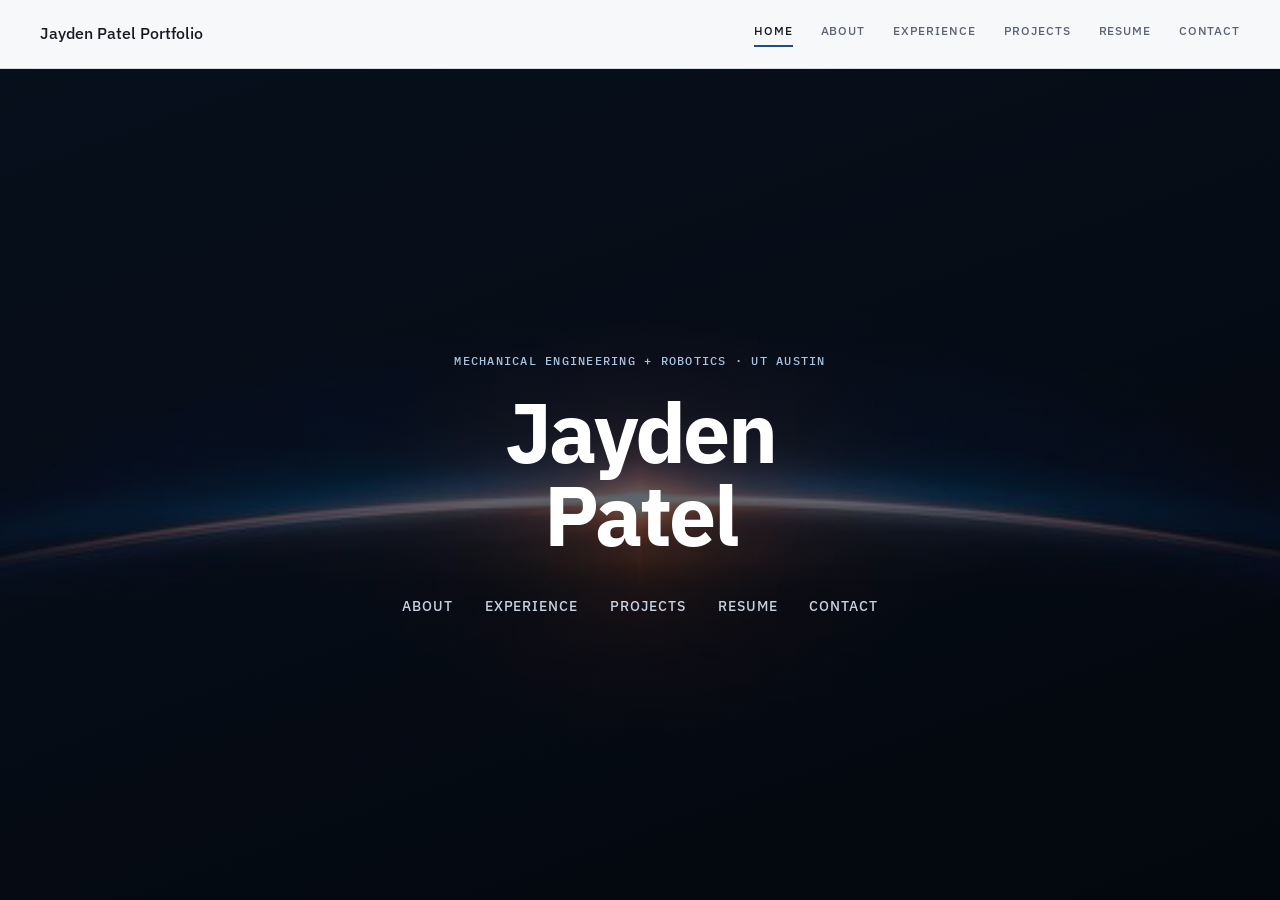
<file: index.html>
<!DOCTYPE html>
<html lang="en">
<head>
<meta charset="UTF-8" />
<meta name="viewport" content="width=device-width, initial-scale=1.0" />
<title>Jayden Patel — Mechanical Engineering</title>
<link rel="icon" href="favicon.svg" type="image/svg+xml">
<link rel="icon" href="favicon.ico" sizes="48x48">
<link rel="apple-touch-icon" href="apple-touch-icon.png">
<meta name="description" content="Jayden Patel — Mechanical engineering student at UT Austin. Satellite hardware, robotics, and motorsports engineering." />
<link rel="preconnect" href="https://fonts.googleapis.com">
<link rel="preconnect" href="https://fonts.gstatic.com" crossorigin>
<link href="https://fonts.googleapis.com/css2?family=IBM+Plex+Mono:wght@400;500&family=IBM+Plex+Sans:wght@400;500;600;700&display=swap" rel="stylesheet">
<script>
/* Decide before first paint whether to play the welcome intro: once per
   browser session, never with reduced motion; add ?intro to the URL to replay. */
(function () {
  try {
    if (new URLSearchParams(location.search).has('intro')) sessionStorage.removeItem('introSeen');
    if (!sessionStorage.getItem('introSeen') && !matchMedia('(prefers-reduced-motion: reduce)').matches) {
      document.documentElement.classList.add('intro-play');
    }
  } catch (e) {}
})();
</script>
<link rel="stylesheet" href="style.css?v=41">
</head>
<body class="home">

<div class="intro" aria-hidden="true">
  <div class="intro-inner">
    <span class="intro-kicker">Welcome</span>
    <div class="intro-line"><i></i></div>
    <span class="intro-name">Jayden Patel</span>
  </div>
</div>

<header class="site">
  <div class="wrap">
    <a class="brand" href="index.html?v=8">Jayden Patel Portfolio</a>
    <nav class="primary">
      <a href="index.html?v=8" class="active">Home</a>
      <a href="about.html?v=5">About</a>
      <a href="experience.html?v=1">Experience</a>
      <a href="projects.html?v=1">Projects</a>
      <a href="resume.html?v=2">Resume</a>
      <a href="contact.html?v=3">Contact</a>
    </nav>
  </div>
</header>

<main>
  <section class="hero-splash">
    <div class="wrap hero-splash-inner">
      <span class="kicker">Mechanical Engineering + Robotics &middot; UT Austin</span>
      <h1 class="display">Jayden<br>Patel</h1>
      <nav class="hero-nav">
        <a href="about.html?v=5">About</a>
        <a href="experience.html?v=1">Experience</a>
        <a href="projects.html?v=1">Projects</a>
        <a href="resume.html?v=2">Resume</a>
        <a href="contact.html?v=3">Contact</a>
      </nav>
    </div>
  </section>
</main>

<script src="intro.js?v=1" defer></script>
</body>
</html>
</file>
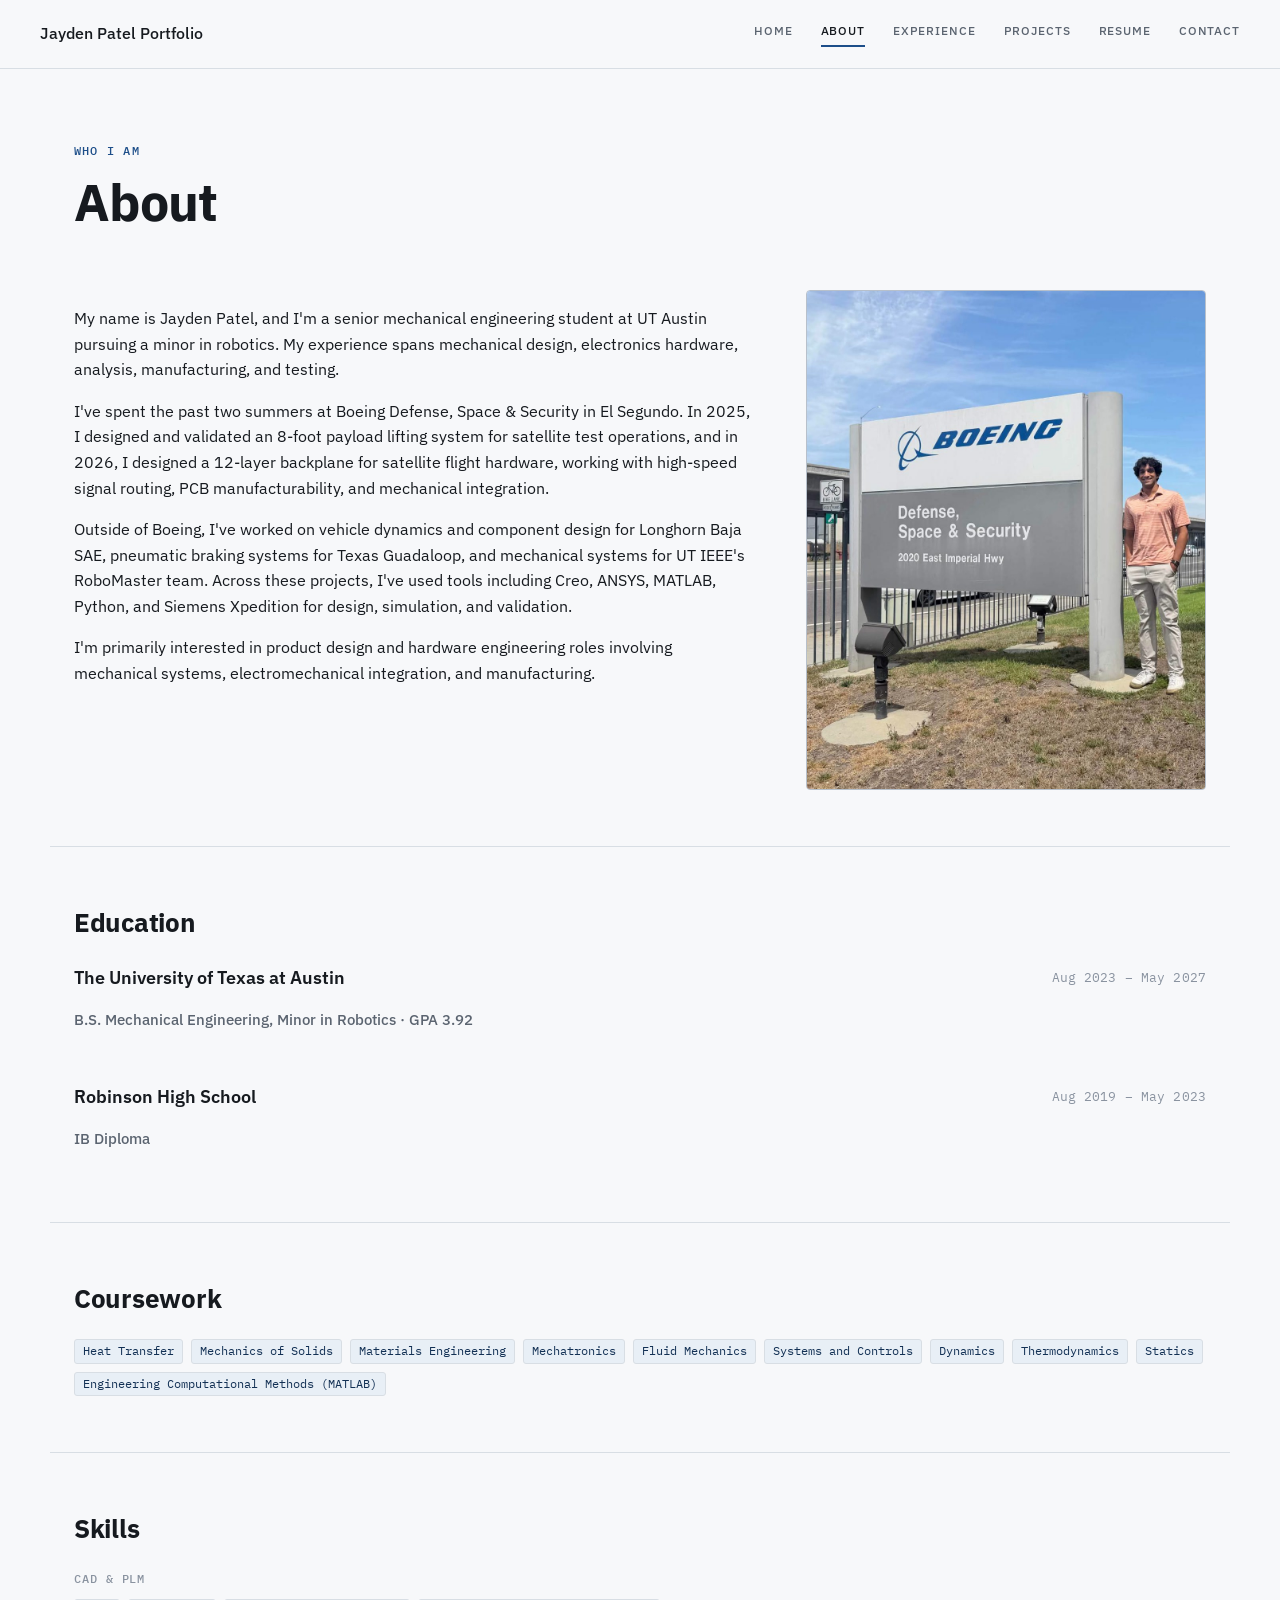
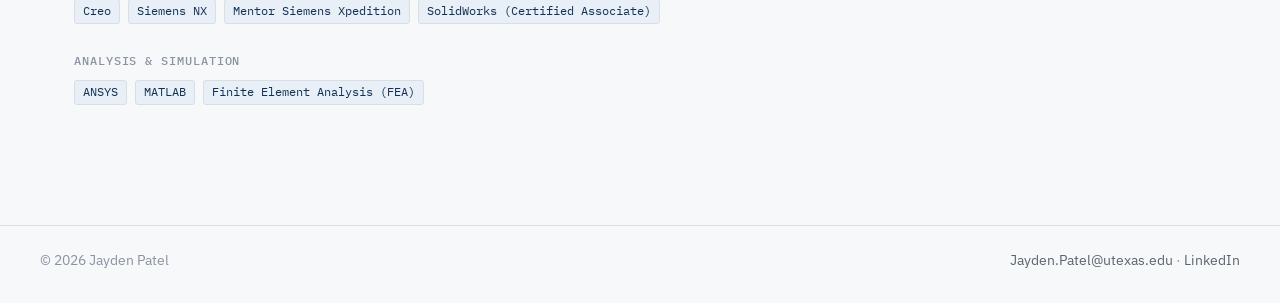
<file: about.html>
<!DOCTYPE html>
<html lang="en">
<head>
<meta charset="UTF-8" />
<meta name="viewport" content="width=device-width, initial-scale=1.0" />
<title>About — Jayden Patel</title>
<link rel="icon" href="favicon.svg" type="image/svg+xml">
<link rel="icon" href="favicon.ico" sizes="48x48">
<link rel="apple-touch-icon" href="apple-touch-icon.png">
<link rel="preconnect" href="https://fonts.googleapis.com">
<link rel="preconnect" href="https://fonts.gstatic.com" crossorigin>
<link href="https://fonts.googleapis.com/css2?family=IBM+Plex+Mono:wght@400;500&family=IBM+Plex+Sans:wght@400;500;600;700&display=swap" rel="stylesheet">
<link rel="stylesheet" href="style.css?v=41">
</head>
<body>

<header class="site">
  <div class="wrap">
    <a class="brand" href="index.html?v=8">Jayden Patel Portfolio</a>
    <nav class="primary">
      <a href="index.html?v=8">Home</a>
      <a href="about.html?v=5" class="active">About</a>
      <a href="experience.html?v=1">Experience</a>
      <a href="projects.html?v=1">Projects</a>
      <a href="resume.html?v=2">Resume</a>
      <a href="contact.html?v=3">Contact</a>
    </nav>
  </div>
</header>

<main>
  <div class="wrap page-head">
    <span class="kicker">Who I am</span>
    <h1>About</h1>
  </div>

  <section class="wrap section" style="border-top: none; padding-top: 0;">
    <div style="display: flex; gap: 2.5rem; align-items: flex-start; flex-wrap: wrap;">
      <div style="flex: 1.6; min-width: 260px;">
        <p>
          My name is Jayden Patel, and I'm a senior mechanical engineering
          student at UT Austin pursuing a minor in robotics. My experience spans mechanical
          design, electronics hardware, analysis, manufacturing, and
          testing.
        </p>
        <p>
          I've spent the past two summers at Boeing Defense, Space &amp;
          Security in El Segundo. In 2025, I designed and validated an
          8-foot payload lifting system for satellite test operations,
          and in 2026, I designed a 12-layer backplane for satellite
          flight hardware, working with high-speed signal routing, PCB
          manufacturability, and mechanical integration.
        </p>
        <p>
          Outside of Boeing, I've worked on vehicle dynamics and component
          design for Longhorn Baja SAE, pneumatic braking systems for
          Texas Guadaloop, and mechanical systems for UT IEEE's RoboMaster
          team. Across these projects, I've used tools including Creo,
          ANSYS, MATLAB, Python, and Siemens Xpedition for design,
          simulation, and validation.
        </p>
        <p>
          I'm primarily interested in product design and hardware
          engineering roles involving mechanical systems, electromechanical
          integration, and manufacturing.
        </p>
      </div>
      <div style="flex: 1; min-width: 240px; max-width: 400px;">
        <div class="figure photo" style="aspect-ratio: 4/5;">
          <img src="assets/about/boeing-portrait.jpg" alt="Jayden Patel standing next to the Boeing Defense, Space &amp; Security sign in El Segundo, CA">
        </div>
      </div>
    </div>
  </section>

  <section class="wrap section">
    <h2>Education</h2>
    <div class="spec-list">
      <div class="spec-item no-marker">
        <div class="spec-meta">
          <h3>The University of Texas at Austin</h3>
          <span class="mono">Aug 2023 – May 2027</span>
        </div>
        <p class="role">B.S. Mechanical Engineering, Minor in Robotics · GPA 3.92</p>
      </div>
      <div class="spec-item no-marker">
        <div class="spec-meta">
          <h3>Robinson High School</h3>
          <span class="mono">Aug 2019 – May 2023</span>
        </div>
        <p class="role">IB Diploma</p>
      </div>
    </div>
  </section>

  <section class="wrap section">
    <h2>Coursework</h2>
    <div class="pill-row">
      <span class="badge">Heat Transfer</span>
      <span class="badge">Mechanics of Solids</span>
      <span class="badge">Materials Engineering</span>
      <span class="badge">Mechatronics</span>
      <span class="badge">Fluid Mechanics</span>
      <span class="badge">Systems and Controls</span>
      <span class="badge">Dynamics</span>
      <span class="badge">Thermodynamics</span>
      <span class="badge">Statics</span>
      <span class="badge">Engineering Computational Methods (MATLAB)</span>
    </div>
  </section>

  <section class="wrap section">
    <h2>Skills</h2>
    <div class="skill-groups">
      <div>
        <span class="group-label">CAD &amp; PLM</span>
        <div class="pill-row">
          <span class="badge">Creo</span>
          <span class="badge">Siemens NX</span>
          <span class="badge">Mentor Siemens Xpedition</span>
          <span class="badge">SolidWorks (Certified Associate)</span>
        </div>
      </div>
      <div>
        <span class="group-label">Analysis &amp; simulation</span>
        <div class="pill-row">
          <span class="badge">ANSYS</span>
          <span class="badge">MATLAB</span>
          <span class="badge">Finite Element Analysis (FEA)</span>
        </div>
      </div>
    </div>
  </section>
</main>

<footer class="site">
  <div class="wrap">
    <span>&copy; 2026 Jayden Patel</span>
    <span><a href="mailto:Jayden.Patel@utexas.edu">Jayden.Patel@utexas.edu</a> · <a href="https://www.linkedin.com/in/jaydenpatel1">LinkedIn</a></span>
  </div>
</footer>

</body>
</html>
</file>
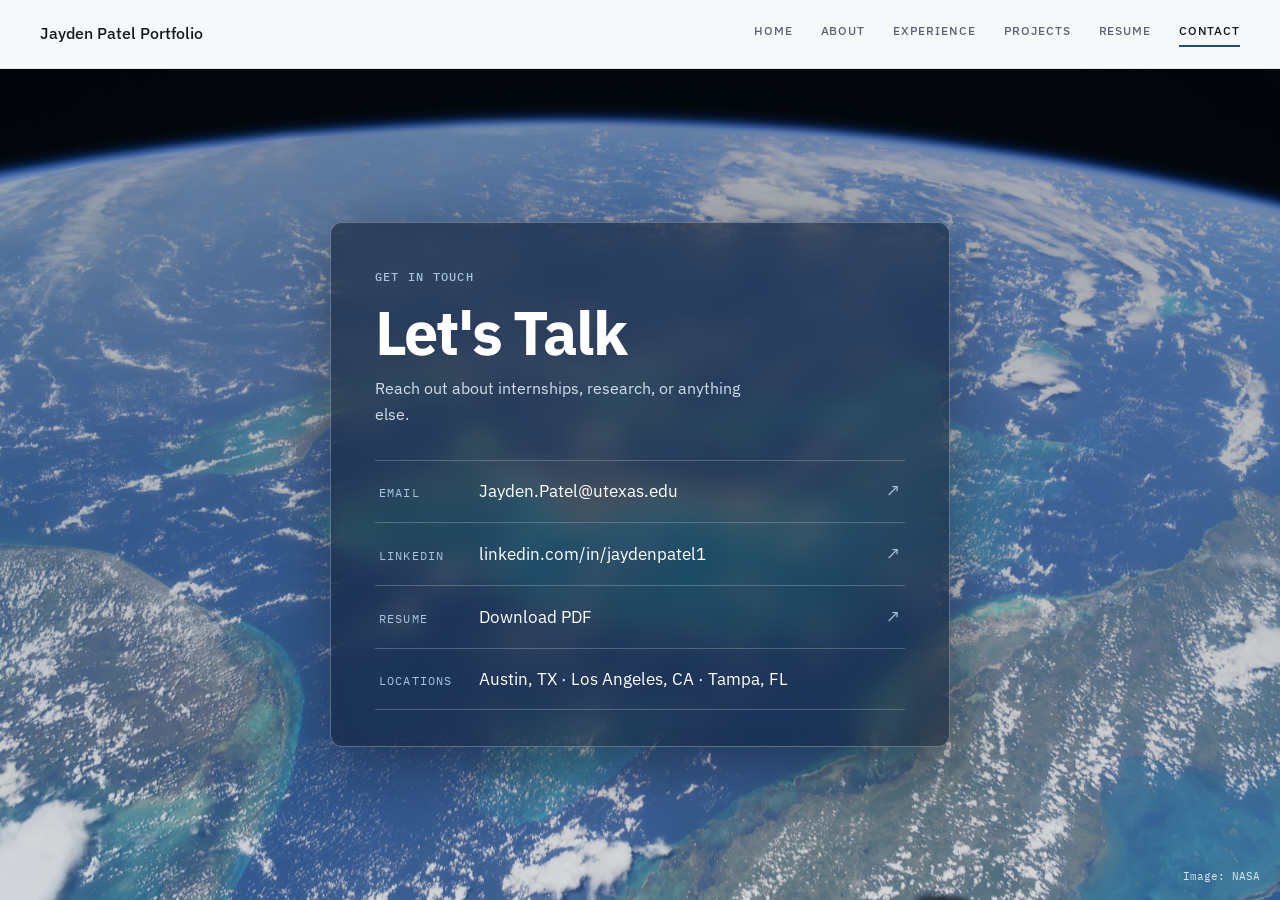
<file: contact.html>
<!DOCTYPE html>
<html lang="en">
<head>
<meta charset="UTF-8" />
<meta name="viewport" content="width=device-width, initial-scale=1.0" />
<title>Contact — Jayden Patel</title>
<link rel="icon" href="favicon.svg" type="image/svg+xml">
<link rel="icon" href="favicon.ico" sizes="48x48">
<link rel="apple-touch-icon" href="apple-touch-icon.png">
<link rel="preconnect" href="https://fonts.googleapis.com">
<link rel="preconnect" href="https://fonts.gstatic.com" crossorigin>
<link href="https://fonts.googleapis.com/css2?family=IBM+Plex+Mono:wght@400;500&family=IBM+Plex+Sans:wght@400;500;600;700&display=swap" rel="stylesheet">
<link rel="stylesheet" href="style.css?v=41">
</head>
<body class="contact">

<header class="site">
  <div class="wrap">
    <a class="brand" href="index.html?v=8">Jayden Patel Portfolio</a>
    <nav class="primary">
      <a href="index.html?v=8">Home</a>
      <a href="about.html?v=5">About</a>
      <a href="experience.html?v=1">Experience</a>
      <a href="projects.html?v=1">Projects</a>
      <a href="resume.html?v=2">Resume</a>
      <a href="contact.html?v=3" class="active">Contact</a>
    </nav>
  </div>
</header>

<main>
  <section class="contact-hero">
    <div class="contact-card">
      <span class="kicker">Get in touch</span>
      <h1>Let's Talk</h1>
      <p class="lede">Reach out about internships, research, or anything else.</p>
      <div class="contact-rows">
        <a class="contact-row" href="mailto:Jayden.Patel@utexas.edu"><span class="label">Email</span><span class="val">Jayden.Patel@utexas.edu</span><span class="go" aria-hidden="true">&#8599;</span></a>
        <a class="contact-row" href="https://www.linkedin.com/in/jaydenpatel1"><span class="label">LinkedIn</span><span class="val">linkedin.com/in/jaydenpatel1</span><span class="go" aria-hidden="true">&#8599;</span></a>
        <a class="contact-row" href="resume.pdf"><span class="label">Resume</span><span class="val">Download PDF</span><span class="go" aria-hidden="true">&#8599;</span></a>
        <!-- Phone number left off the public site by default for privacy —
             add it here as another .contact-row if you'd rather include it. -->
        <div class="contact-row"><span class="label">Locations</span><span class="val">Austin, TX &middot; Los Angeles, CA &middot; Tampa, FL</span></div>
      </div>
    </div>
    <span class="photo-credit">Image: NASA</span>
  </section>
</main>

</body>
</html>
</file>
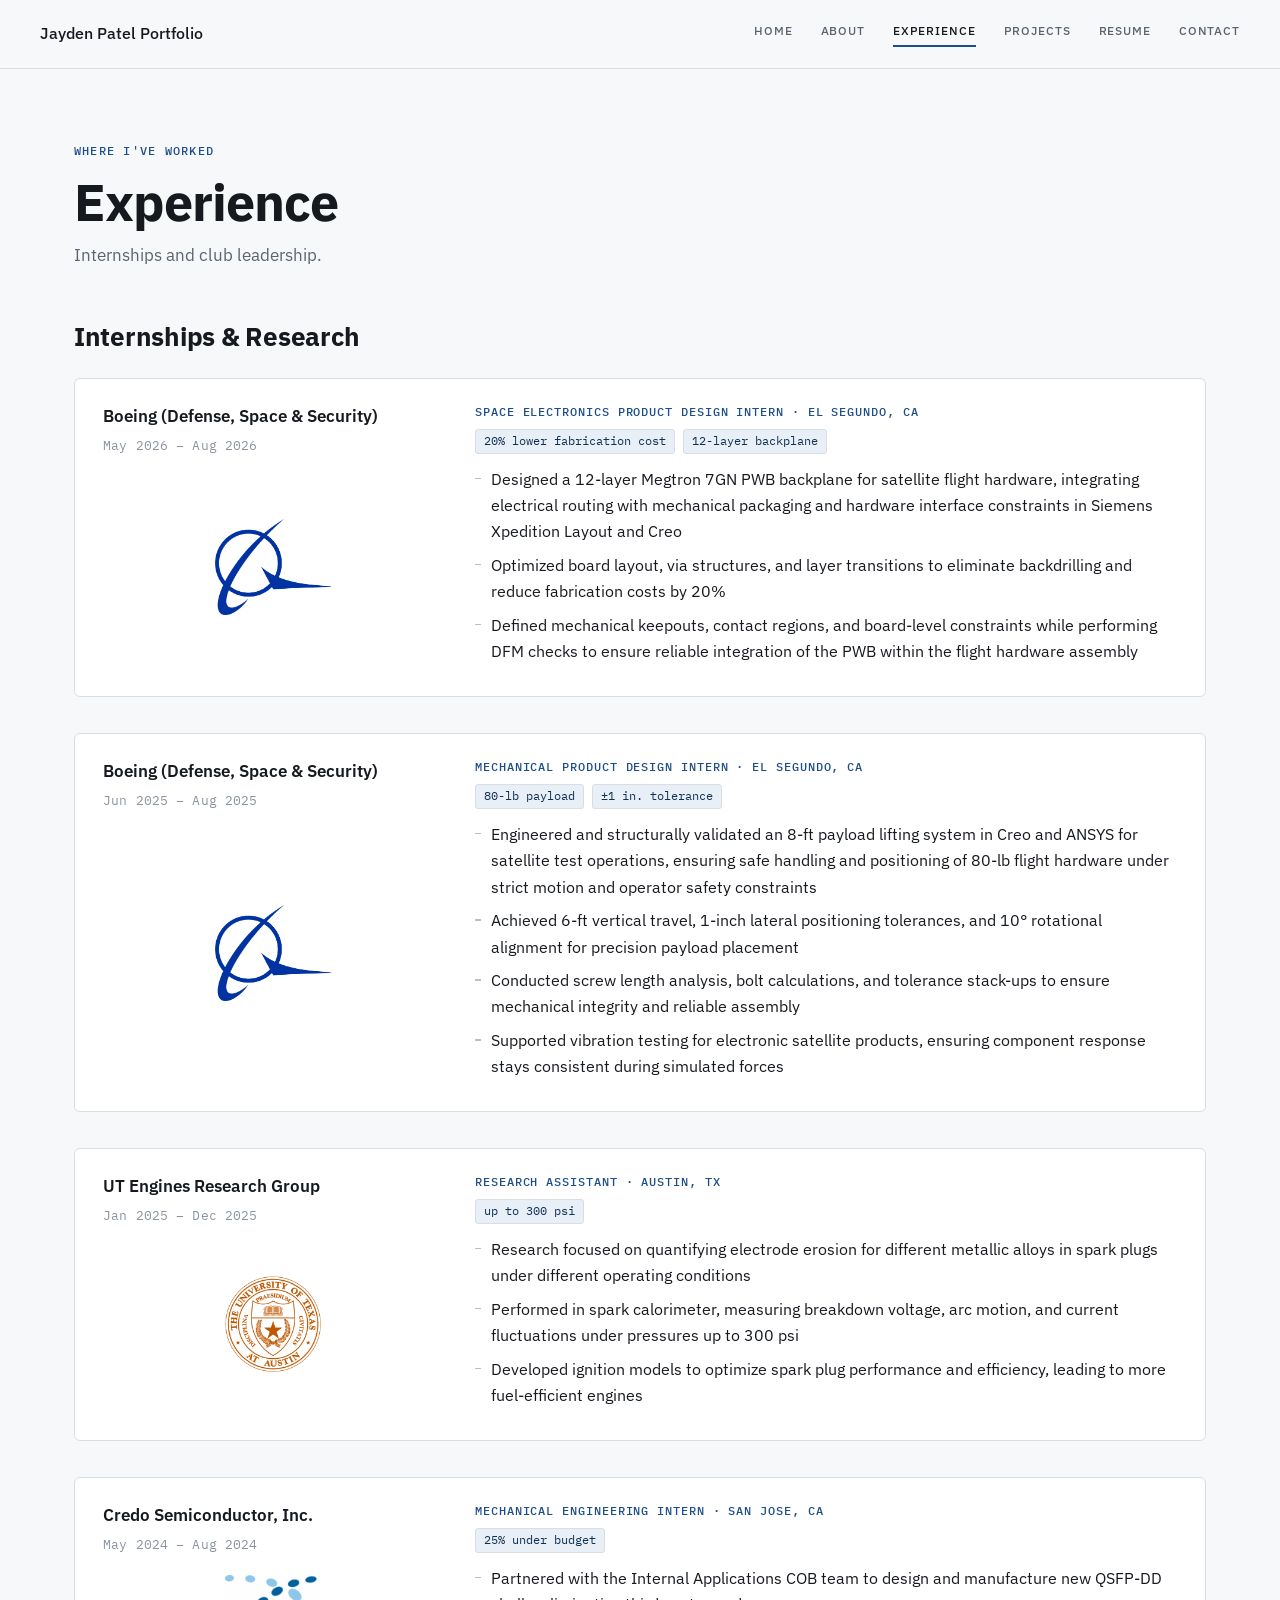
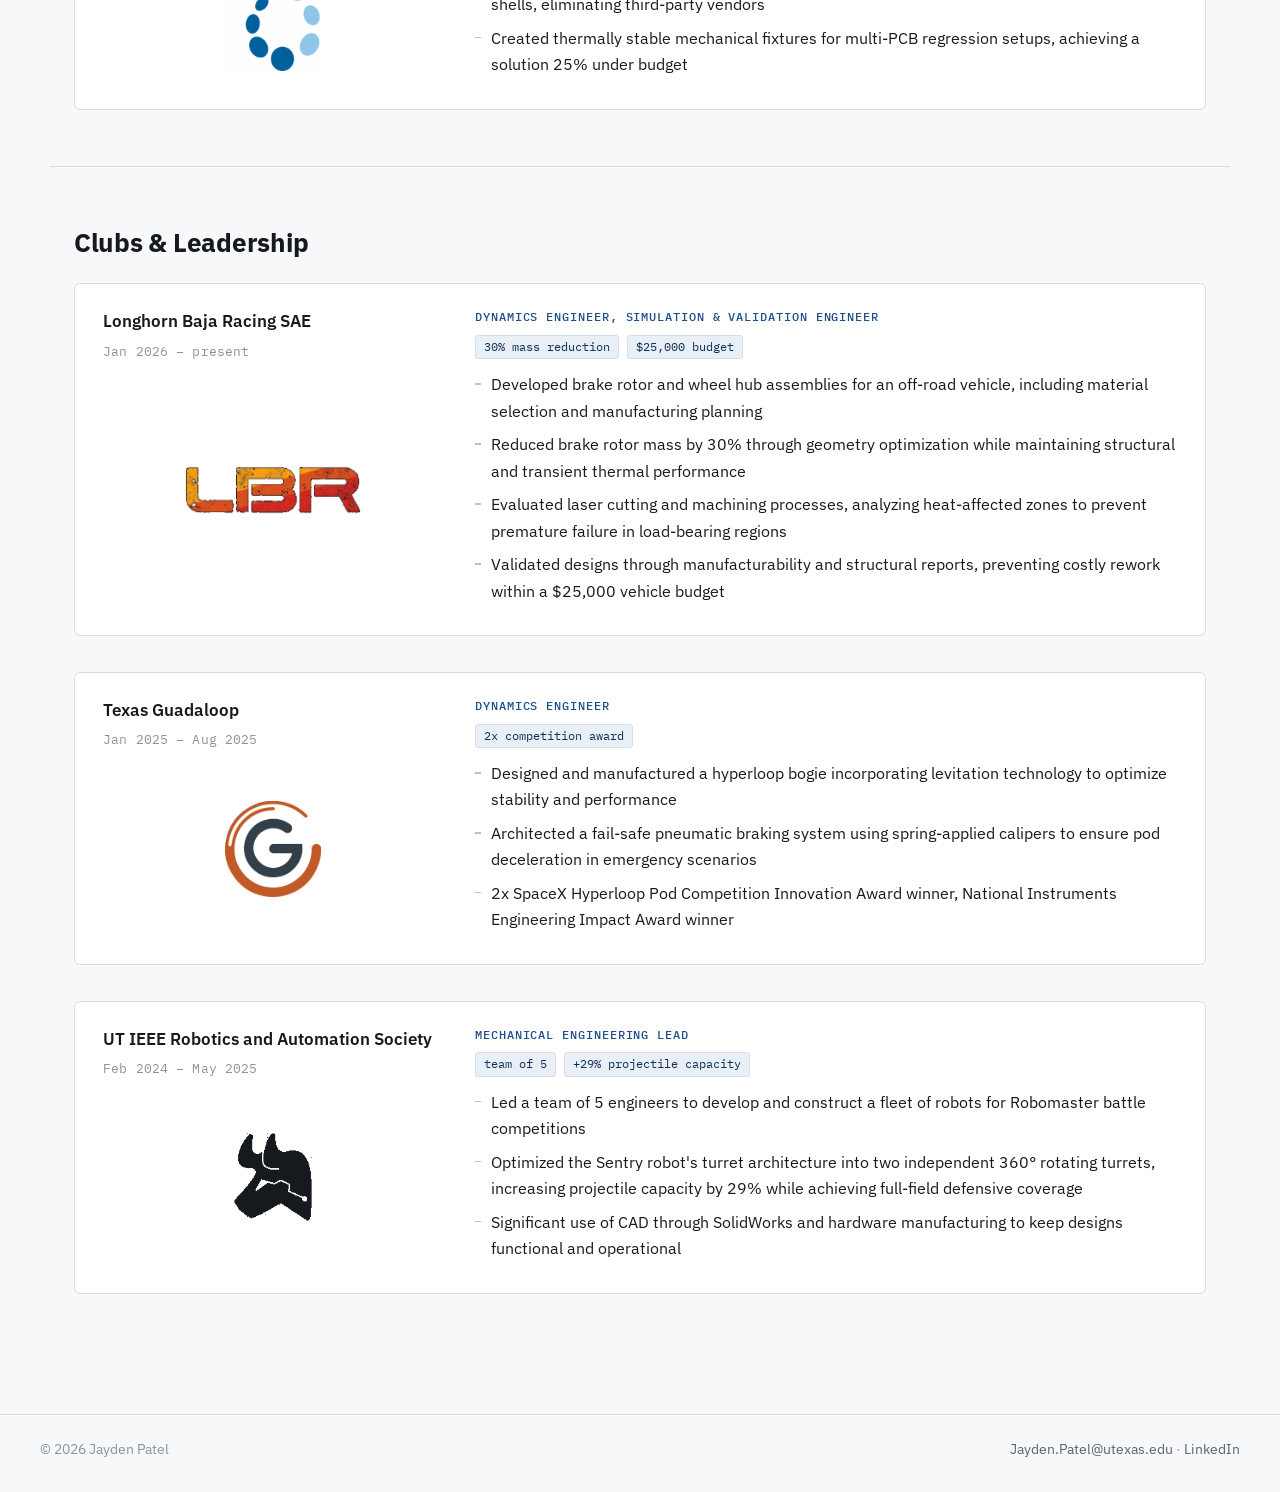
<file: experience.html>
<!DOCTYPE html>
<html lang="en">
<head>
<meta charset="UTF-8" />
<meta name="viewport" content="width=device-width, initial-scale=1.0" />
<title>Experience — Jayden Patel</title>
<link rel="icon" href="favicon.svg" type="image/svg+xml">
<link rel="icon" href="favicon.ico" sizes="48x48">
<link rel="apple-touch-icon" href="apple-touch-icon.png">
<link rel="preconnect" href="https://fonts.googleapis.com">
<link rel="preconnect" href="https://fonts.gstatic.com" crossorigin>
<link href="https://fonts.googleapis.com/css2?family=IBM+Plex+Mono:wght@400;500&family=IBM+Plex+Sans:wght@400;500;600;700&display=swap" rel="stylesheet">
<link rel="stylesheet" href="style.css?v=41">
</head>
<body>

<header class="site">
  <div class="wrap">
    <a class="brand" href="index.html?v=8">Jayden Patel Portfolio</a>
    <nav class="primary">
      <a href="index.html?v=8">Home</a>
      <a href="about.html?v=5">About</a>
      <a href="experience.html?v=1" class="active">Experience</a>
      <a href="projects.html?v=1">Projects</a>
      <a href="resume.html?v=2">Resume</a>
      <a href="contact.html?v=3">Contact</a>
    </nav>
  </div>
</header>

<main>
  <div class="wrap page-head">
    <span class="kicker">Where I've worked</span>
    <h1>Experience</h1>
    <p class="lede">Internships and club leadership.</p>
  </div>

  <section class="wrap section" style="border-top: none; padding-top: 0;">
    <h2>Internships &amp; Research</h2>
    <div class="spec-list">

      <div class="spec-item no-marker spec-card exp-card">
        <div class="exp-left">
          <h3>Boeing (Defense, Space &amp; Security)</h3>
          <span class="mono">May 2026 – Aug 2026</span>
          <span class="org-mark has-logo"><img src="assets/logos/BA-fb24e03c.png" alt="Boeing"></span>
        </div>
        <div class="exp-right">
          <span class="project-eyebrow">Space Electronics Product Design Intern · El Segundo, CA</span>
          <div class="metrics-row">
            <span class="badge">20% lower fabrication cost</span>
            <span class="badge">12-layer backplane</span>
          </div>
          <ul>
            <li>Designed a 12-layer Megtron 7GN PWB backplane for satellite flight hardware, integrating electrical routing with mechanical packaging and hardware interface constraints in Siemens Xpedition Layout and Creo</li>
            <li>Optimized board layout, via structures, and layer transitions to eliminate backdrilling and reduce fabrication costs by 20%</li>
            <li>Defined mechanical keepouts, contact regions, and board-level constraints while performing DFM checks to ensure reliable integration of the PWB within the flight hardware assembly</li>
          </ul>
        </div>
      </div>

      <div class="spec-item no-marker spec-card exp-card">
        <div class="exp-left">
          <h3>Boeing (Defense, Space &amp; Security)</h3>
          <span class="mono">Jun 2025 – Aug 2025</span>
          <span class="org-mark has-logo"><img src="assets/logos/BA-fb24e03c.png" alt="Boeing"></span>
        </div>
        <div class="exp-right">
          <span class="project-eyebrow">Mechanical Product Design Intern · El Segundo, CA</span>
          <div class="metrics-row">
            <span class="badge">80-lb payload</span>
            <span class="badge">&plusmn;1 in. tolerance</span>
          </div>
          <ul>
            <li>Engineered and structurally validated an 8-ft payload lifting system in Creo and ANSYS for satellite test operations, ensuring safe handling and positioning of 80-lb flight hardware under strict motion and operator safety constraints</li>
            <li>Achieved 6-ft vertical travel, 1-inch lateral positioning tolerances, and 10&deg; rotational alignment for precision payload placement</li>
            <li>Conducted screw length analysis, bolt calculations, and tolerance stack-ups to ensure mechanical integrity and reliable assembly</li>
            <li>Supported vibration testing for electronic satellite products, ensuring component response stays consistent during simulated forces</li>
          </ul>
        </div>
      </div>

      <div class="spec-item no-marker spec-card exp-card">
        <div class="exp-left">
          <h3>UT Engines Research Group</h3>
          <span class="mono">Jan 2025 – Dec 2025</span>
          <span class="org-mark has-logo"><img src="assets/logos/University_of_Texas_at_Austin_seal.svg.webp" alt="UT Engines Research Group"></span>
        </div>
        <div class="exp-right">
          <span class="project-eyebrow">Research Assistant · Austin, TX</span>
          <div class="metrics-row">
            <span class="badge">up to 300 psi</span>
          </div>
          <ul>
            <li>Research focused on quantifying electrode erosion for different metallic alloys in spark plugs under different operating conditions</li>
            <li>Performed in spark calorimeter, measuring breakdown voltage, arc motion, and current fluctuations under pressures up to 300 psi</li>
            <li>Developed ignition models to optimize spark plug performance and efficiency, leading to more fuel-efficient engines</li>
          </ul>
        </div>
      </div>

      <div class="spec-item no-marker spec-card exp-card">
        <div class="exp-left">
          <h3>Credo Semiconductor, Inc.</h3>
          <span class="mono">May 2024 – Aug 2024</span>
          <span class="org-mark has-logo"><img src="assets/logos/cropped-credo-logo-no-tagline-rgb-1.webp" alt="Credo Semiconductor"></span>
        </div>
        <div class="exp-right">
          <span class="project-eyebrow">Mechanical Engineering Intern · San Jose, CA</span>
          <div class="metrics-row">
            <span class="badge">25% under budget</span>
          </div>
          <ul>
            <li>Partnered with the Internal Applications COB team to design and manufacture new QSFP-DD shells, eliminating third-party vendors</li>
            <li>Created thermally stable mechanical fixtures for multi-PCB regression setups, achieving a solution 25% under budget</li>
          </ul>
        </div>
      </div>

    </div>
  </section>

  <section class="wrap section">
    <h2>Clubs &amp; Leadership</h2>
    <div class="spec-list">

      <div class="spec-item no-marker spec-card exp-card">
        <div class="exp-left">
          <h3>Longhorn Baja Racing SAE</h3>
          <span class="mono">Jan 2026 – present</span>
          <span class="org-mark has-logo"><img src="assets/logos/lbr-nobg.png" alt="Longhorn Baja Racing"></span>
        </div>
        <div class="exp-right">
          <span class="project-eyebrow">Dynamics Engineer, Simulation &amp; Validation Engineer</span>
          <div class="metrics-row">
            <span class="badge">30% mass reduction</span>
            <span class="badge">$25,000 budget</span>
          </div>
          <ul>
            <li>Developed brake rotor and wheel hub assemblies for an off-road vehicle, including material selection and manufacturing planning</li>
            <li>Reduced brake rotor mass by 30% through geometry optimization while maintaining structural and transient thermal performance</li>
            <li>Evaluated laser cutting and machining processes, analyzing heat-affected zones to prevent premature failure in load-bearing regions</li>
            <li>Validated designs through manufacturability and structural reports, preventing costly rework within a $25,000 vehicle budget</li>
          </ul>
        </div>
      </div>

      <div class="spec-item no-marker spec-card exp-card">
        <div class="exp-left">
          <h3>Texas Guadaloop</h3>
          <span class="mono">Jan 2025 – Aug 2025</span>
          <span class="org-mark has-logo"><img src="assets/logos/images.png" alt="Texas Guadaloop"></span>
        </div>
        <div class="exp-right">
          <span class="project-eyebrow">Dynamics Engineer</span>
          <div class="metrics-row">
            <span class="badge">2x competition award</span>
          </div>
          <ul>
            <li>Designed and manufactured a hyperloop bogie incorporating levitation technology to optimize stability and performance</li>
            <li>Architected a fail-safe pneumatic braking system using spring-applied calipers to ensure pod deceleration in emergency scenarios</li>
            <li>2x SpaceX Hyperloop Pod Competition Innovation Award winner, National Instruments Engineering Impact Award winner</li>
          </ul>
        </div>
      </div>

      <div class="spec-item no-marker spec-card exp-card">
        <div class="exp-left">
          <h3>UT IEEE Robotics and Automation Society</h3>
          <span class="mono">Feb 2024 – May 2025</span>
          <span class="org-mark has-logo"><img src="assets/logos/ieee-ras-dark.png" alt="UT IEEE Robotics and Automation Society"></span>
        </div>
        <div class="exp-right">
          <span class="project-eyebrow">Mechanical Engineering Lead</span>
          <div class="metrics-row">
            <span class="badge">team of 5</span>
            <span class="badge">+29% projectile capacity</span>
          </div>
          <ul>
            <li>Led a team of 5 engineers to develop and construct a fleet of robots for Robomaster battle competitions</li>
            <li>Optimized the Sentry robot's turret architecture into two independent 360&deg; rotating turrets, increasing projectile capacity by 29% while achieving full-field defensive coverage</li>
            <li>Significant use of CAD through SolidWorks and hardware manufacturing to keep designs functional and operational</li>
          </ul>
        </div>
      </div>

    </div>
  </section>
</main>

<footer class="site">
  <div class="wrap">
    <span>&copy; 2026 Jayden Patel</span>
    <span><a href="mailto:Jayden.Patel@utexas.edu">Jayden.Patel@utexas.edu</a> · <a href="https://www.linkedin.com/in/jaydenpatel1">LinkedIn</a></span>
  </div>
</footer>

</body>
</html>
</file>
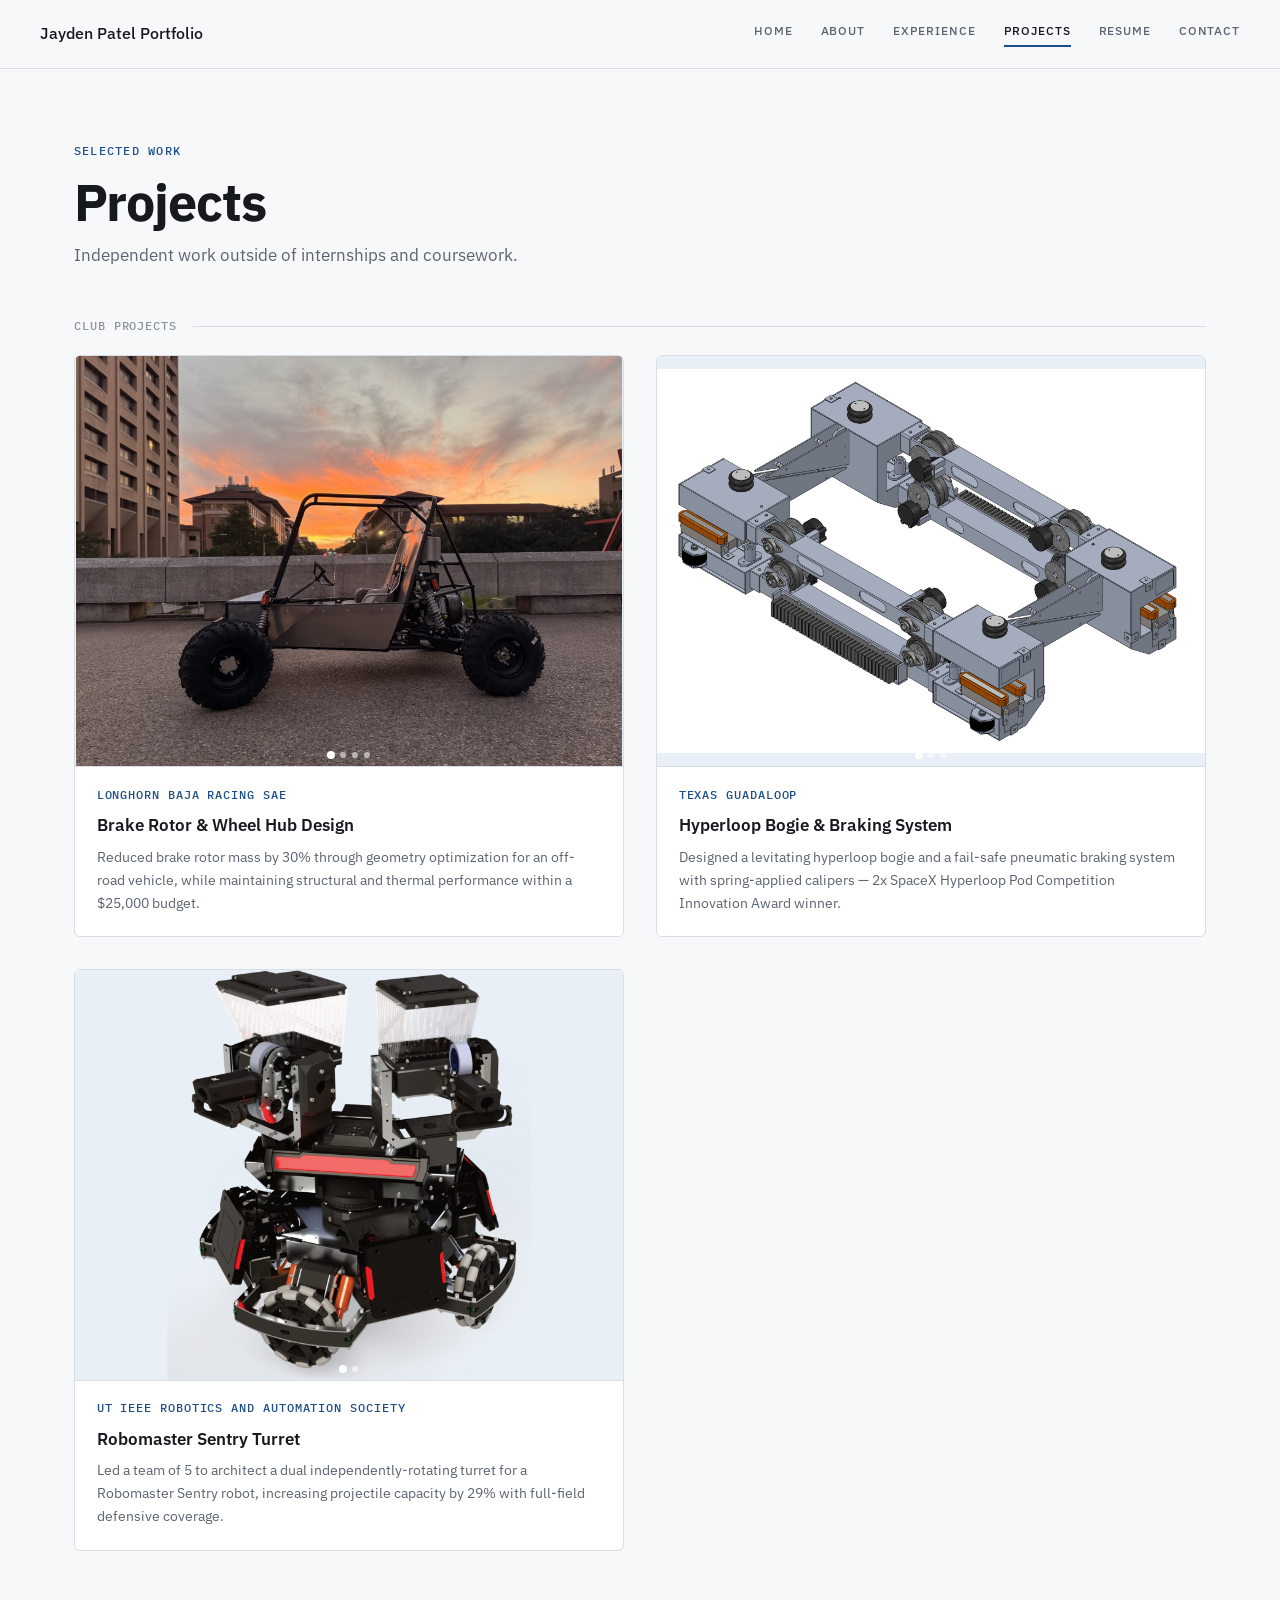
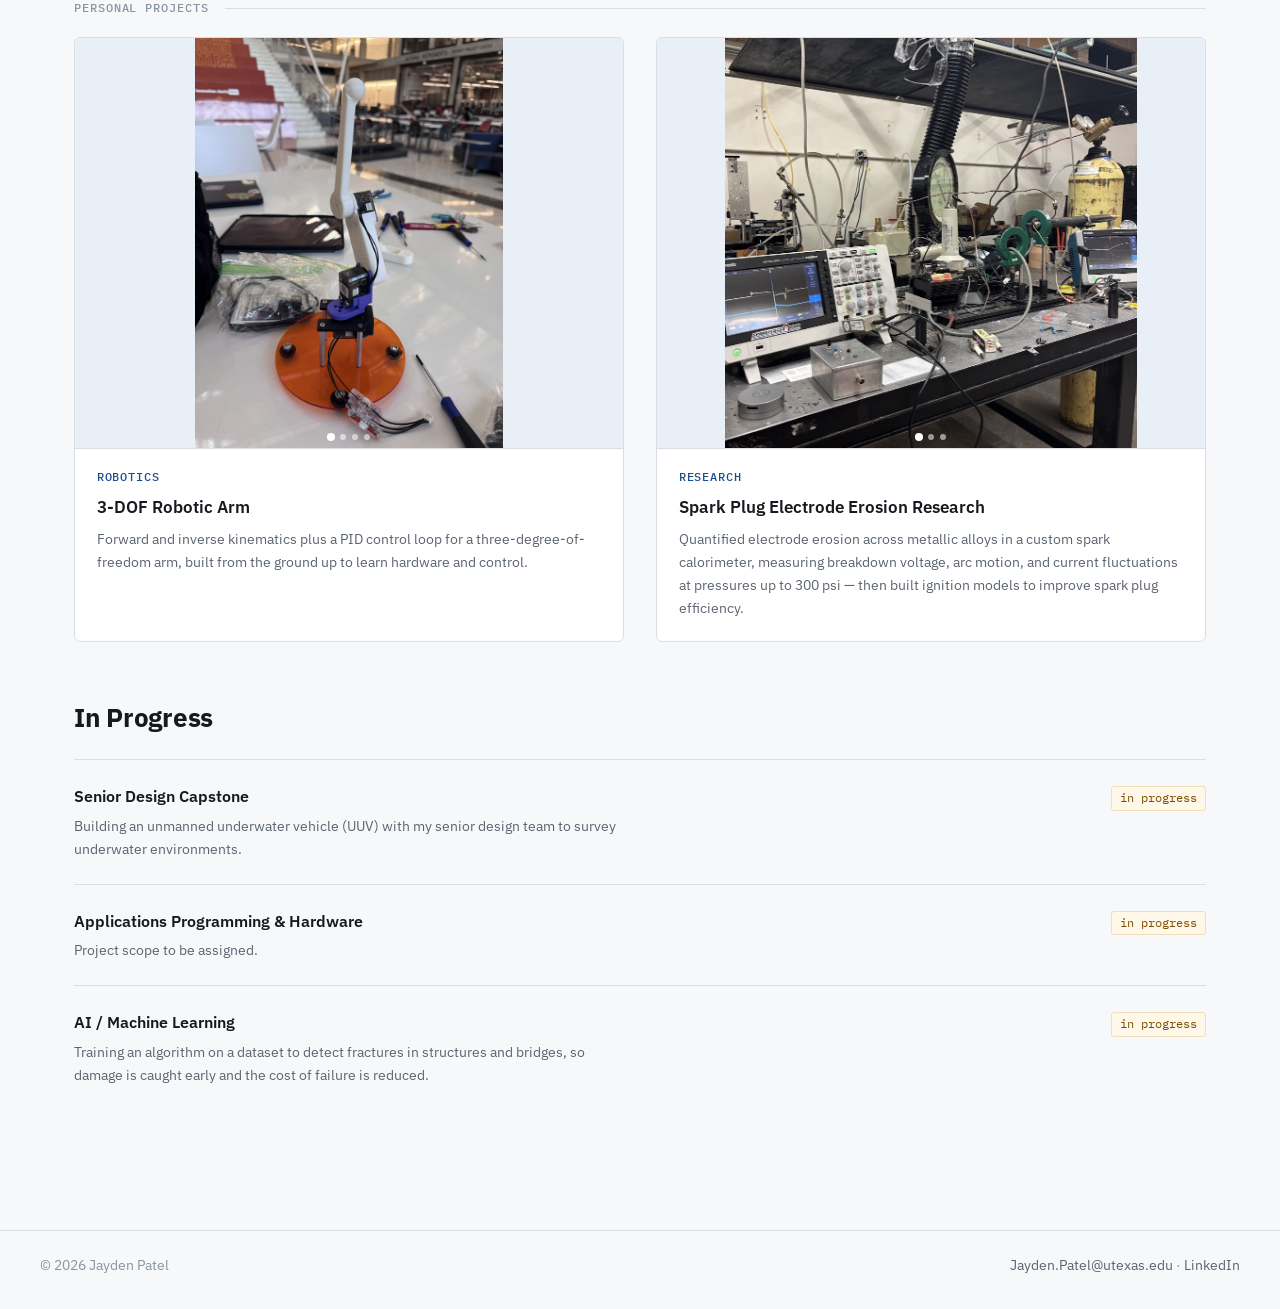
<file: projects.html>
<!DOCTYPE html>
<html lang="en">
<head>
<meta charset="UTF-8" />
<meta name="viewport" content="width=device-width, initial-scale=1.0" />
<title>Projects — Jayden Patel</title>
<link rel="icon" href="favicon.svg" type="image/svg+xml">
<link rel="icon" href="favicon.ico" sizes="48x48">
<link rel="apple-touch-icon" href="apple-touch-icon.png">
<link rel="preconnect" href="https://fonts.googleapis.com">
<link rel="preconnect" href="https://fonts.gstatic.com" crossorigin>
<link href="https://fonts.googleapis.com/css2?family=IBM+Plex+Mono:wght@400;500&family=IBM+Plex+Sans:wght@400;500;600;700&display=swap" rel="stylesheet">
<link rel="stylesheet" href="style.css?v=41">
</head>
<body>

<header class="site">
  <div class="wrap">
    <a class="brand" href="index.html?v=8">Jayden Patel Portfolio</a>
    <nav class="primary">
      <a href="index.html?v=8">Home</a>
      <a href="about.html?v=5">About</a>
      <a href="experience.html?v=1">Experience</a>
      <a href="projects.html?v=1" class="active">Projects</a>
      <a href="resume.html?v=2">Resume</a>
      <a href="contact.html?v=3">Contact</a>
    </nav>
  </div>
</header>

<main>
  <div class="wrap page-head">
    <span class="kicker">Selected work</span>
    <h1>Projects</h1>
    <p class="lede">Independent work outside of internships and coursework.</p>
  </div>

  <div class="wrap">

    <div class="project-section-head first">
      <span class="group-label">Club projects</span>
    </div>
    <div class="projects-grid">

      <div class="project-card">
        <div class="slideshow" data-autoplay tabindex="0" role="group" aria-roledescription="carousel" aria-label="Brake rotor and wheel hub design photos">
          <div class="slides">
            <div class="slide"><img src="assets/projects/baja-brakes/2.jpg" alt="Longhorn Baja Racing off-road vehicle at sunset on campus"></div>
            <div class="slide"><img src="assets/projects/baja-brakes/3.png" alt="Exploded CAD view of the wheel hub, brake rotor, and caliper assembly behind a tire and wheel"></div>
            <div class="slide"><img src="assets/projects/baja-brakes/4.png" alt="Side-view CAD of the full Baja vehicle showing frame, engine, suspension, and wheels"></div>
            <div class="slide"><img src="assets/projects/baja-brakes/1.jpg" alt="Longhorn Baja Racing team with the completed vehicle at competition"></div>
          </div>
          <button type="button" class="slide-nav prev" aria-label="Previous photo">&#8249;</button>
          <button type="button" class="slide-nav next" aria-label="Next photo">&#8250;</button>
          <div class="slide-dots" role="tablist" aria-label="Choose photo"></div>
        </div>
        <div class="card-body">
          <span class="project-eyebrow">Longhorn Baja Racing SAE</span>
          <h3>Brake Rotor &amp; Wheel Hub Design</h3>
          <p>Reduced brake rotor mass by 30% through geometry optimization for an off-road vehicle, while maintaining structural and thermal performance within a $25,000 budget.</p>
        </div>
      </div>

      <div class="project-card">
        <div class="slideshow" data-autoplay tabindex="0" role="group" aria-roledescription="carousel" aria-label="Hyperloop bogie and braking system photos">
          <div class="slides">
            <div class="slide"><img src="assets/projects/guadaloop-bogie/2.png" alt="CAD model of the Guadaloop hyperloop bogie assembly"></div>
            <div class="slide"><img src="assets/projects/guadaloop-bogie/3.png" alt="Labeled bogie CAD showing air springs, linear induction motor, magnetic yoke, and pneumatic-braking wheels"></div>
            <div class="slide"><img src="assets/projects/guadaloop-bogie/1.jpg" alt="Bench test rig for the fail-safe pneumatic braking system"></div>
          </div>
          <button type="button" class="slide-nav prev" aria-label="Previous photo">&#8249;</button>
          <button type="button" class="slide-nav next" aria-label="Next photo">&#8250;</button>
          <div class="slide-dots" role="tablist" aria-label="Choose photo"></div>
        </div>
        <div class="card-body">
          <span class="project-eyebrow">Texas Guadaloop</span>
          <h3>Hyperloop Bogie &amp; Braking System</h3>
          <p>Designed a levitating hyperloop bogie and a fail-safe pneumatic braking system with spring-applied calipers — 2x SpaceX Hyperloop Pod Competition Innovation Award winner.</p>
        </div>
      </div>

      <div class="project-card">
        <div class="slideshow" data-autoplay tabindex="0" role="group" aria-roledescription="carousel" aria-label="Robomaster Sentry turret photos">
          <div class="slides">
            <div class="slide"><img src="assets/projects/ras-turret/1.webp" alt="Rendered Robomaster Sentry robot with two independent turrets above a mecanum-wheeled chassis"></div>
            <div class="slide"><img src="assets/projects/ras-turret/2.png" alt="CAD of the two independently rotating turrets, each with a projectile hopper and launcher"></div>
          </div>
          <button type="button" class="slide-nav prev" aria-label="Previous photo">&#8249;</button>
          <button type="button" class="slide-nav next" aria-label="Next photo">&#8250;</button>
          <div class="slide-dots" role="tablist" aria-label="Choose photo"></div>
        </div>
        <div class="card-body">
          <span class="project-eyebrow">UT IEEE Robotics and Automation Society</span>
          <h3>Robomaster Sentry Turret</h3>
          <p>Led a team of 5 to architect a dual independently-rotating turret for a Robomaster Sentry robot, increasing projectile capacity by 29% with full-field defensive coverage.</p>
        </div>
      </div>

    </div>

    <div class="project-section-head">
      <span class="group-label">Personal projects</span>
    </div>
    <div class="projects-grid">

      <div class="project-card">
        <div class="slideshow" data-autoplay tabindex="0" role="group" aria-roledescription="carousel" aria-label="3-DOF robotic arm photos">
          <div class="slides">
            <div class="slide"><img src="assets/projects/arm/1.jpg" alt="3-DOF robotic arm, fully assembled on its acrylic base"></div>
            <div class="slide"><img src="assets/projects/arm/2.webp" alt="PID controller graph tracking the arm's present position against its goal position"></div>
            <div class="slide"><img src="assets/projects/arm/3.png" alt="Inverse kinematics simulation of the arm in a physics simulator, pose 1"></div>
            <div class="slide"><img src="assets/projects/arm/4.png" alt="Inverse kinematics simulation of the arm in a physics simulator, pose 2"></div>
          </div>
          <button type="button" class="slide-nav prev" aria-label="Previous photo">&#8249;</button>
          <button type="button" class="slide-nav next" aria-label="Next photo">&#8250;</button>
          <div class="slide-dots" role="tablist" aria-label="Choose photo"></div>
        </div>
        <div class="card-body">
          <span class="project-eyebrow">Robotics</span>
          <h3>3-DOF Robotic Arm</h3>
          <p>Forward and inverse kinematics plus a PID control loop for a three-degree-of-freedom arm, built from the ground up to learn hardware and control.</p>
        </div>
      </div>

      <div class="project-card">
        <div class="slideshow" data-autoplay tabindex="0" role="group" aria-roledescription="carousel" aria-label="Spark plug erosion research photos">
          <div class="slides">
            <div class="slide"><img src="assets/projects/research/1.jpg" alt="Spark calorimeter test bench with oscilloscopes and a pressurized combustion chamber"></div>
            <div class="slide"><img src="assets/projects/research/2.jpg" alt="300 psi pressure gauge and oscilloscope used to measure spark plug breakdown voltage"></div>
            <div class="slide"><img src="assets/projects/research/3.jpg" alt="Spark plug samples from different manufacturers labeled with resistance values for testing"></div>
          </div>
          <button type="button" class="slide-nav prev" aria-label="Previous photo">&#8249;</button>
          <button type="button" class="slide-nav next" aria-label="Next photo">&#8250;</button>
          <div class="slide-dots" role="tablist" aria-label="Choose photo"></div>
        </div>
        <div class="card-body">
          <span class="project-eyebrow">Research</span>
          <h3>Spark Plug Electrode Erosion Research</h3>
          <p>Quantified electrode erosion across metallic alloys in a custom spark calorimeter, measuring breakdown voltage, arc motion, and current fluctuations at pressures up to 300 psi — then built ignition models to improve spark plug efficiency.</p>
        </div>
      </div>

    </div>

  </div>

  <section class="wrap section">
    <h2>In Progress</h2>
    <div class="project-inprogress">
      <div>
        <h3>Senior Design Capstone</h3>
        <p>Building an unmanned underwater vehicle (UUV) with my senior design team to survey underwater environments.</p>
      </div>
      <span class="badge progress">in progress</span>
    </div>
    <div class="project-inprogress">
      <div>
        <h3>Applications Programming &amp; Hardware</h3>
        <p>Project scope to be assigned.</p>
      </div>
      <span class="badge progress">in progress</span>
    </div>
    <div class="project-inprogress">
      <div>
        <h3>AI / Machine Learning</h3>
        <p>Training an algorithm on a dataset to detect fractures in structures and bridges, so damage is caught early and the cost of failure is reduced.</p>
      </div>
      <span class="badge progress">in progress</span>
    </div>
  </section>

</main>

<footer class="site">
  <div class="wrap">
    <span>&copy; 2026 Jayden Patel</span>
    <span><a href="mailto:Jayden.Patel@utexas.edu">Jayden.Patel@utexas.edu</a> · <a href="https://www.linkedin.com/in/jaydenpatel1">LinkedIn</a></span>
  </div>
</footer>


<script src="slideshow.js" defer></script>
</body>
</html>
</file>
<file: style.css>
/* ============================================
   Jayden Patel — portfolio
   Design language: engineering blueprint.
   Deep technical blue, hairline rules, dimension-
   line details. Left-aligned, quiet, functional.
   ============================================ */

:root {
  --bg: #F7F8FA;
  --bg-card: #FFFFFF;
  --ink: #161A1F;
  --ink-muted: #5B6470;
  --ink-faint: #8A93A0;
  --line: #D8DEE4;
  --line-strong: #B7C0CB;
  --blue: #1D4E89;
  --blue-deep: #123054;
  --blue-tint: #E8EFF6;
  --font-sans: "IBM Plex Sans", -apple-system, "Segoe UI", Helvetica, Arial, sans-serif;
  --font-mono: "IBM Plex Mono", "SFMono-Regular", Consolas, monospace;
  --container: 1180px;
}

* { box-sizing: border-box; }

html { scroll-behavior: smooth; }

body {
  margin: 0;
  background: var(--bg);
  color: var(--ink);
  font-family: var(--font-sans);
  font-size: 16px;
  line-height: 1.6;
  -webkit-font-smoothing: antialiased;
}

/* Home page only: header + hero fill exactly one viewport, no footer,
   so the hero photo runs to the bottom edge of the screen. */
body.home,
body.contact {
  display: flex;
  flex-direction: column;
  min-height: 100vh;
}
body.home header.site,
body.contact header.site {
  flex-shrink: 0;
}
body.home main,
body.contact main {
  flex: 1;
  display: flex;
  min-height: 0;
}
body.home .hero-splash {
  flex: 1;
  min-height: 0;
}

a {
  color: var(--blue);
  text-decoration: none;
}
a:hover { text-decoration: underline; }

:focus-visible {
  outline: 2px solid var(--blue);
  outline-offset: 2px;
}

@media (prefers-reduced-motion: reduce) {
  html { scroll-behavior: auto; }
  * { animation: none !important; transition: none !important; }
}

.wrap {
  max-width: var(--container);
  margin: 0 auto;
  padding: 0 1.5rem;
}

/* ---------- header / nav ---------- */

header.site {
  border-bottom: 1px solid var(--line);
  background: var(--bg);
}

header.site .wrap {
  display: flex;
  align-items: center;
  justify-content: space-between;
  min-height: 68px;
  gap: 1rem;
  flex-wrap: wrap;
  padding-top: 0.75rem;
  padding-bottom: 0.75rem;
  max-width: none;
  padding-left: 2.5rem;
  padding-right: 2.5rem;
}

.brand {
  font-weight: 500;
  font-size: 1rem;
  color: var(--ink);
  white-space: nowrap;
}
.brand:hover { text-decoration: none; }

nav.primary {
  display: flex;
  gap: 1.75rem;
  flex-wrap: wrap;
}

nav.primary a {
  color: var(--ink-muted);
  font-size: 0.78rem;
  font-weight: 500;
  text-transform: uppercase;
  letter-spacing: 0.07em;
  padding-bottom: 4px;
  border-bottom: 2px solid transparent;
}
nav.primary a:hover {
  color: var(--ink);
  text-decoration: none;
  border-bottom-color: var(--line-strong);
}
nav.primary a.active {
  color: var(--ink);
  border-bottom-color: var(--blue);
}

/* ---------- footer ---------- */

footer.site {
  border-top: 1px solid var(--line);
  margin-top: 4rem;
}
footer.site .wrap {
  padding-top: 1.5rem;
  padding-bottom: 2rem;
  display: flex;
  justify-content: space-between;
  flex-wrap: wrap;
  gap: 0.5rem;
  font-size: 0.85rem;
  color: var(--ink-faint);
  max-width: none;
  padding-left: 2.5rem;
  padding-right: 2.5rem;
}
footer.site a { color: var(--ink-muted); }

/* ---------- generic layout ---------- */

main { display: block; }

.page-head {
  padding: 4.5rem 0 3rem;
}
.page-head h1 {
  margin: 0 0 0.75rem;
}
.page-head p.lede {
  color: var(--ink-muted);
  max-width: 60ch;
  margin: 0;
  font-size: 1.05rem;
}

h1 {
  font-size: 3.25rem;
  font-weight: 700;
  line-height: 1.05;
  letter-spacing: -0.02em;
}
h2 {
  font-size: 1.6rem;
  font-weight: 700;
  letter-spacing: -0.01em;
  margin: 0 0 1.25rem;
}
h3 {
  font-size: 1.1rem;
  font-weight: 600;
  margin: 0 0 0.25rem;
}
p { max-width: 68ch; }
p.wide { max-width: none; }

.section {
  padding: 3.5rem 0;
  border-top: 1px solid var(--line);
}
.section:first-of-type { border-top: none; }

/* .section and .page-head set `padding` shorthand after .wrap, which zeroed
   the wrap's side padding and pushed content flush to the window edge. */
.wrap.section,
.wrap.page-head {
  padding-left: 1.5rem;
  padding-right: 1.5rem;
}

.kicker {
  font-family: var(--font-mono);
  font-size: 0.78rem;
  font-weight: 500;
  text-transform: uppercase;
  letter-spacing: 0.1em;
  color: var(--blue);
  display: block;
  margin-bottom: 0.9rem;
}

.group-label {
  font-family: var(--font-mono);
  font-size: 0.72rem;
  font-weight: 500;
  text-transform: uppercase;
  letter-spacing: 0.08em;
  color: var(--ink-faint);
  display: block;
  margin-bottom: 0.65rem;
}

.mono {
  font-family: var(--font-mono);
  font-size: 0.8rem;
  color: var(--ink-faint);
  letter-spacing: 0.01em;
}

/* ---------- spec-sheet style list (home highlights, resume entries) ---------- */

.spec-list {
  display: flex;
  flex-direction: column;
  gap: 1.75rem;
}

.spec-item {
  position: relative;
  border-left: 2px solid var(--line-strong);
  padding-left: 1.25rem;
}
.spec-item::before {
  content: '';
  position: absolute;
  left: -5px;
  top: 7px;
  width: 8px;
  height: 8px;
  border-radius: 50%;
  background: var(--blue);
  border: 2px solid var(--bg);
}
.spec-item.no-marker {
  border-left: none;
  padding-left: 0;
}
.spec-item.no-marker::before {
  display: none;
}

.spec-item.spec-card {
  border: 1px solid var(--line);
  border-radius: 6px;
  padding: 1.5rem 1.75rem;
  background: var(--bg-card);
  transition: border-color 0.15s ease, box-shadow 0.15s ease, transform 0.15s ease;
}
.spec-item.spec-card:hover {
  border-color: var(--blue);
  box-shadow: 0 6px 20px rgba(29, 78, 137, 0.12);
  transform: translateY(-2px);
}
.spec-item .spec-meta {
  display: flex;
  justify-content: space-between;
  gap: 1rem;
  flex-wrap: wrap;
  align-items: center;
  margin-bottom: 0.35rem;
}
.spec-item .spec-title {
  display: flex;
  align-items: center;
  gap: 0.6rem;
}
.spec-item h3 { margin: 0; }
.spec-item .role {
  color: var(--ink-muted);
  font-weight: 500;
  font-size: 0.95rem;
}
.spec-item .metrics-row {
  display: flex;
  gap: 0.5rem;
  flex-wrap: wrap;
  margin-top: 0.5rem;
}
.spec-item ul {
  list-style: none;
  margin: 0.65rem 0 0;
  padding-left: 0;
}
.spec-item li {
  position: relative;
  padding-left: 1rem;
  margin-bottom: 0.45rem;
  max-width: 68ch;
  line-height: 1.65;
}
.spec-item li::before {
  content: '';
  position: absolute;
  left: 0;
  top: 0.75em;
  width: 6px;
  height: 1.5px;
  background: var(--line-strong);
}
.spec-list { gap: 2.25rem; }

.org-mark {
  display: inline-flex;
  align-items: center;
  justify-content: center;
  width: 44px;
  height: 44px;
  flex-shrink: 0;
  border: 1px dashed var(--line-strong);
  border-radius: 6px;
  background: var(--blue-tint);
  color: var(--blue-deep);
  font-family: var(--font-mono);
  font-size: 0.72rem;
  font-weight: 500;
  overflow: hidden;
}
.org-mark img {
  width: 100%;
  height: 100%;
  object-fit: contain;
}
.org-mark.has-logo {
  width: auto;
  height: 48px;
  border: none;
  background: none;
  padding: 0;
}
.org-mark.has-logo img {
  width: auto;
  height: 100%;
  max-width: 140px;
  object-fit: contain;
}

/* ---------- experience cards: logo/meta left, role + bullets right ---------- */

.exp-card {
  display: grid;
  grid-template-columns: 340px 1fr;
  gap: 2rem;
}
.exp-card .exp-left {
  display: flex;
  flex-direction: column;
  gap: 0.4rem;
}
.exp-card .exp-left h3 {
  font-size: 1.05rem;
}
.exp-card .exp-left .org-mark {
  margin-top: 1rem;
  width: 56px;
  height: 56px;
  font-size: 0.85rem;
}
.exp-card .exp-left .org-mark.has-logo {
  width: 100%;
  height: 96px;
  align-items: center;
  justify-content: center;
  margin-top: auto;
  margin-bottom: auto;
}
.exp-card .exp-left .org-mark.has-logo img {
  max-width: 180px;
}
.exp-card .exp-right .metrics-row {
  margin-bottom: 0.75rem;
}
.exp-card li {
  max-width: none;
}

@media (max-width: 720px) {
  .exp-card {
    grid-template-columns: 1fr;
  }
  .exp-card .exp-left .org-mark {
    margin-top: 0.5rem;
  }
}

/* ---------- badges ---------- */

.badge {
  display: inline-block;
  font-family: var(--font-mono);
  font-size: 0.72rem;
  padding: 2px 8px;
  border-radius: 3px;
  background: var(--blue-tint);
  color: var(--blue-deep);
  border: 1px solid var(--line);
}
.badge.progress {
  background: #FFF7E8;
  color: #7A4E00;
  border-color: #F0DFB8;
}

/* ---------- figure placeholder (blueprint drop-zone) ---------- */

.figure {
  position: relative;
  background: var(--blue-tint);
  border: 1px dashed var(--line-strong);
  border-radius: 4px;
  padding: 1.25rem;
  min-height: 140px;
  display: flex;
  align-items: center;
  justify-content: center;
  text-align: center;
}
.figure .fig-num {
  position: absolute;
  top: 8px;
  left: 10px;
  font-family: var(--font-mono);
  font-size: 0.7rem;
  color: var(--ink-faint);
}
.figure p {
  margin: 0;
  color: var(--ink-muted);
  font-size: 0.85rem;
  max-width: 32ch;
}
.figure-row {
  display: grid;
  grid-template-columns: repeat(auto-fit, minmax(150px, 1fr));
  gap: 0.75rem;
}

.figure.photo {
  padding: 0;
  border-style: solid;
  overflow: hidden;
}
.figure.photo img {
  width: 100%;
  height: 100%;
  object-fit: cover;
  object-position: center;
  display: block;
}

/* ---------- project cards ---------- */

.project {
  display: grid;
  grid-template-columns: 1fr 1.15fr;
  gap: 2rem;
  align-items: start;
  padding: 2.5rem 0;
  border-top: 1px solid var(--line);
}
.project:first-of-type { border-top: none; padding-top: 0; }
.project .body h3 { font-size: 1.3rem; }
.project .tools {
  margin-top: 0.9rem;
  font-family: var(--font-mono);
  font-size: 0.78rem;
  color: var(--ink-faint);
}

/* ---------- project grid (compact cards, grouped by section) ---------- */

.project-section-head {
  display: flex;
  align-items: center;
  gap: 1rem;
  margin: 3rem 0 0.5rem;
}
.project-section-head.first {
  margin-top: 0;
}
.project-section-head .group-label {
  white-space: nowrap;
  margin-bottom: 0;
}
.project-section-head::after {
  content: '';
  flex: 1;
  height: 1px;
  background: var(--line);
}

.projects-grid {
  display: grid;
  grid-template-columns: 1fr 1fr;
  column-gap: 2rem;
  row-gap: 2rem;
  margin-top: 1.25rem;
}

.project-card {
  display: flex;
  flex-direction: column;
  padding: 0;
  border: 1px solid var(--line);
  border-radius: 6px;
  overflow: hidden;
  background: var(--bg-card);
  transition: border-color 0.15s ease, box-shadow 0.15s ease, transform 0.15s ease;
}
.project-card:hover {
  border-color: var(--blue);
  box-shadow: 0 6px 20px rgba(29, 78, 137, 0.12);
  transform: translateY(-2px);
}
.project-card .card-body {
  padding: 1.15rem 1.35rem 1.4rem;
}
.project-card .card-body h3 {
  font-size: 1.05rem;
  margin: 0 0 0.35rem;
}
.project-card .card-body p {
  color: var(--ink-muted);
  font-size: 0.9rem;
  margin: 0;
}

/* ---------- project slideshow ---------- */

.slideshow {
  position: relative;
  aspect-ratio: 4 / 3;
  background: var(--blue-tint);
  border-bottom: 1px solid var(--line);
  overflow: hidden;
  --i: 0;
}
.slideshow:focus-visible {
  outline: 2px solid var(--blue);
  outline-offset: -2px;
}
.slideshow .slides {
  display: flex;
  height: 100%;
  transition: transform 0.4s ease;
  transform: translateX(calc(var(--i) * -100%));
}
@media (prefers-reduced-motion: reduce) {
  .slideshow .slides { transition: none; }
}
.slideshow .slide {
  flex: 0 0 100%;
  width: 100%;
  height: 100%;
  position: relative;
  display: flex;
  align-items: center;
  justify-content: center;
}
.slideshow .slide img {
  width: 100%;
  height: 100%;
  object-fit: contain;
  display: block;
}
.slideshow .slide.ph {
  flex-direction: column;
  gap: 0.4rem;
  border: 1px dashed var(--line-strong);
  color: var(--ink-muted);
  font-size: 0.85rem;
  text-align: center;
  padding: 1.25rem;
}
.slideshow .slide.ph .fig-num {
  font-family: var(--font-mono);
  font-size: 0.7rem;
  color: var(--ink-faint);
  letter-spacing: 0.08em;
}

.slideshow .slide-nav {
  position: absolute;
  top: 50%;
  transform: translateY(-50%);
  width: 32px;
  height: 32px;
  display: flex;
  align-items: center;
  justify-content: center;
  padding: 0;
  border: 1px solid var(--line);
  border-radius: 50%;
  background: rgba(255, 255, 255, 0.9);
  color: var(--ink);
  font-size: 1.1rem;
  line-height: 1;
  cursor: pointer;
  opacity: 0;
  transition: opacity 0.15s ease, background 0.15s ease, border-color 0.15s ease;
}
.slideshow:hover .slide-nav,
.slideshow:focus-within .slide-nav {
  opacity: 1;
}
.slideshow .slide-nav:hover {
  background: #fff;
  border-color: var(--blue);
}
.slideshow .slide-nav.prev { left: 8px; }
.slideshow .slide-nav.next { right: 8px; }

.slideshow .slide-dots {
  position: absolute;
  left: 0;
  right: 0;
  bottom: 8px;
  display: flex;
  justify-content: center;
  gap: 6px;
}
.slideshow .slide-dots button {
  width: 6px;
  height: 6px;
  padding: 0;
  border: none;
  border-radius: 50%;
  background: rgba(255, 255, 255, 0.55);
  cursor: pointer;
  transition: background 0.15s ease, transform 0.15s ease;
}
.slideshow .slide-dots button.active {
  background: #fff;
  transform: scale(1.35);
}
.slideshow[data-single] .slide-nav,
.slideshow[data-single] .slide-dots {
  display: none;
}

@media (max-width: 720px) {
  .projects-grid {
    grid-template-columns: 1fr;
  }
}

.project-inprogress {
  border-top: 1px solid var(--line);
  padding: 1.5rem 0;
  display: flex;
  justify-content: space-between;
  gap: 1rem;
  flex-wrap: wrap;
  align-items: baseline;
}
.project-inprogress h3 { font-size: 1rem; margin: 0; }
.project-inprogress p { margin: 0.25rem 0 0; color: var(--ink-muted); font-size: 0.9rem; }

/* ---------- resume PDF preview ---------- */

.resume-embed {
  display: flex;
  justify-content: center;
  width: 100%;
  max-width: 850px;
  margin: 0 auto;
  border: 1px solid var(--line);
  border-radius: 6px;
  background: var(--bg-card);
  overflow: hidden;
}
.resume-embed canvas {
  display: block;
  max-width: 100%;
  height: auto;
}
.resume-embed-fallback {
  align-items: center;
  justify-content: center;
  width: 100%;
  min-height: 500px;
  text-align: center;
  color: var(--ink-muted);
  padding: 2rem;
}
.resume-embed-fallback:not([hidden]) {
  display: flex;
}
.resume-embed-fallback code {
  font-family: var(--font-mono);
  font-size: 0.85em;
  background: var(--blue-tint);
  padding: 0.1em 0.4em;
  border-radius: 3px;
}

/* ---------- buttons ---------- */

.btn {
  display: inline-flex;
  align-items: center;
  gap: 0.4rem;
  border: 1px solid var(--blue);
  color: var(--blue-deep);
  padding: 0.55rem 1.1rem;
  border-radius: 4px;
  font-size: 0.9rem;
  font-weight: 500;
}
.btn:hover {
  background: var(--blue-tint);
  text-decoration: none;
}

/* ---------- contact ---------- */

/* Full-viewport Earth photo (NASA ISS image iss071e449837) with a frosted
   glass card, the daytime counterpart to the dark home page hero. */
.contact-hero {
  position: relative;
  flex: 1;
  display: flex;
  align-items: center;
  justify-content: center;
  padding: 3rem 1.5rem;
  overflow: hidden;
  color: #fff;
  background-image:
    linear-gradient(180deg, rgba(6, 13, 23, 0.35), rgba(10, 22, 40, 0.15)),
    url('images/contact-earth.jpg');
  background-size: cover;
  background-position: center 35%;
}
.contact-card {
  width: min(620px, 100%);
  padding: 2.75rem 2.75rem 2.25rem;
  background: rgba(8, 20, 38, 0.52);
  border: 1px solid rgba(255, 255, 255, 0.28);
  border-radius: 12px;
  -webkit-backdrop-filter: blur(14px) saturate(1.1);
  backdrop-filter: blur(14px) saturate(1.1);
  box-shadow: 0 20px 60px rgba(0, 0, 0, 0.35);
}
.contact-card .kicker {
  color: #A9C3E0;
  margin-bottom: 1rem;
}
.contact-card h1 {
  color: #fff;
  margin: 0 0 0.8rem;
  font-size: clamp(2.6rem, 5.5vw, 3.8rem);
  line-height: 1;
  letter-spacing: -0.03em;
}
.contact-card .lede {
  color: #D3DFEE;
  margin: 0 0 2rem;
  max-width: 40ch;
}
.contact-rows {
  border-top: 1px solid rgba(255, 255, 255, 0.22);
}
.contact-row {
  display: flex;
  align-items: baseline;
  gap: 1rem;
  padding: 1.05rem 0.25rem;
  color: #fff;
  border-bottom: 1px solid rgba(255, 255, 255, 0.22);
  transition: background 0.15s ease, padding 0.15s ease;
}
a.contact-row:hover {
  background: rgba(255, 255, 255, 0.08);
  padding-left: 0.75rem;
  text-decoration: none;
}
.contact-row .label {
  width: 84px;
  flex-shrink: 0;
  font-family: var(--font-mono);
  font-size: 0.72rem;
  letter-spacing: 0.1em;
  text-transform: uppercase;
  color: #A9C3E0;
}
.contact-row .val {
  flex: 1;
  min-width: 0;
  font-size: 1.05rem;
  overflow-wrap: anywhere;
}
.contact-row .go {
  color: #A9C3E0;
  font-size: 1.1rem;
}
.photo-credit {
  position: absolute;
  right: 1.25rem;
  bottom: 0.9rem;
  font-family: var(--font-mono);
  font-size: 0.68rem;
  color: rgba(255, 255, 255, 0.8);
}
@media (max-width: 720px) {
  .contact-card { padding: 2rem 1.5rem 1.5rem; }
  .contact-row { flex-wrap: wrap; gap: 0.2rem 1rem; }
  .contact-row .label { width: 100%; }
  .contact-row .val { font-size: 1rem; }
}

/* ---------- hero (home page) ---------- */

.hero {
  padding: 5.5rem 0 5rem;
}
h1.display {
  font-size: clamp(3rem, 7vw, 5.25rem);
  font-weight: 700;
  line-height: 0.98;
  letter-spacing: -0.03em;
  margin: 0;
}

.hero-splash {
  position: relative;
  min-height: 480px;
  display: flex;
  align-items: center;
  justify-content: center;
  overflow: hidden;
  color: #fff;
  isolation: isolate;
  background-color: #060D17;
}
/* The photo sits on its own layer so it can slowly settle in on load. */
.hero-splash::before {
  content: '';
  position: absolute;
  inset: 0;
  z-index: -1;
  background-image:
    linear-gradient(160deg, rgba(10, 22, 40, 0.7), rgba(6, 13, 23, 0.6)),
    url('images/earth-sunrise-from-space-orange-and-blue-horizon-photo.jpg');
  background-size: cover;
  background-position: center;
  transform-origin: 50% 65%;
  animation: heroSettle 7s cubic-bezier(0.2, 0.6, 0.2, 1) both;
}
.hero-splash-inner {
  position: relative;
  z-index: 1;
  display: flex;
  flex-direction: column;
  align-items: center;
  text-align: center;
  padding: 4rem 1.5rem;
}
.hero-splash .kicker {
  color: #A9C3E0;
  margin-bottom: 1.25rem;
}
.hero-splash h1.display {
  color: #fff;
}
.hero-nav {
  display: flex;
  flex-wrap: wrap;
  justify-content: center;
  gap: 2rem;
  margin-top: 2.5rem;
}
.hero-nav a {
  color: #C7D3E0;
  font-size: 0.85rem;
  font-weight: 500;
  text-transform: uppercase;
  letter-spacing: 0.07em;
}
.hero-nav a:hover {
  color: #fff;
  text-decoration: none;
}

/* ---------- home page welcome animation ----------
   A short intro plays once per browser session (see intro.js), then the
   hero content rises in. Add ?intro to the home URL to replay it. */

.hero-splash-inner > * {
  animation: riseIn 0.9s cubic-bezier(0.2, 0.7, 0.2, 1) both;
  animation-delay: var(--intro, 0s);
}
.hero-splash-inner > h1 { animation-delay: calc(var(--intro, 0s) + 0.15s); }
.hero-splash-inner > .hero-nav { animation-delay: calc(var(--intro, 0s) + 0.4s); }
html.intro-play { --intro: 2.1s; }

.intro {
  display: none;
  position: fixed;
  inset: 0;
  z-index: 100;
  align-items: center;
  justify-content: center;
  background: #060D17;
  color: #fff;
  cursor: pointer;
}
html.intro-play .intro {
  display: flex;
  animation: introOut 0.8s cubic-bezier(0.77, 0, 0.18, 1) 2s forwards;
}
.intro.skip {
  animation: introFade 0.3s ease forwards !important;
}
.intro-inner {
  display: flex;
  flex-direction: column;
  align-items: center;
  gap: 1.1rem;
}
.intro-kicker {
  font-family: var(--font-mono);
  font-size: 0.85rem;
  letter-spacing: 0.45em;
  text-transform: uppercase;
  color: #A9C3E0;
  padding-left: 0.45em;
  animation: typeIn 0.7s steps(7, end) 0.45s both;
}
.intro-line {
  position: relative;
  width: min(340px, 62vw);
  height: 1px;
}
.intro-line i {
  display: block;
  height: 100%;
  background: #A9C3E0;
  transform-origin: center;
  animation: lineGrow 0.9s cubic-bezier(0.6, 0, 0.2, 1) 0.1s both;
}
.intro-line::before,
.intro-line::after {
  content: '';
  position: absolute;
  top: -5px;
  width: 1px;
  height: 11px;
  background: #A9C3E0;
  animation: fadeIn 0.3s ease 0.85s both;
}
.intro-line::before { left: 0; }
.intro-line::after { right: 0; }
.intro-name {
  font-size: clamp(1.5rem, 4vw, 2.2rem);
  font-weight: 700;
  letter-spacing: -0.02em;
  animation: riseIn 0.7s cubic-bezier(0.2, 0.7, 0.2, 1) 1s both;
}

@keyframes heroSettle { from { transform: scale(1.14); } to { transform: scale(1); } }
@keyframes riseIn { from { opacity: 0; transform: translateY(18px); } to { opacity: 1; transform: none; } }
@keyframes fadeIn { from { opacity: 0; } to { opacity: 1; } }
@keyframes lineGrow { from { transform: scaleX(0); } to { transform: scaleX(1); } }
@keyframes typeIn { from { clip-path: inset(0 100% 0 0); } to { clip-path: inset(0 0 0 0); } }
@keyframes introOut { to { transform: translateY(-100%); visibility: hidden; } }
@keyframes introFade { to { opacity: 0; visibility: hidden; } }

@media (prefers-reduced-motion: reduce) {
  .intro { display: none !important; }
}

/* ---------- skills / coursework groups ---------- */

.skill-groups {
  display: flex;
  flex-direction: column;
  gap: 1.75rem;
}
.pill-row {
  display: flex;
  flex-wrap: wrap;
  gap: 0.5rem;
}

/* ---------- project eyebrow ---------- */

.project-eyebrow {
  font-family: var(--font-mono);
  font-size: 0.72rem;
  font-weight: 500;
  text-transform: uppercase;
  letter-spacing: 0.08em;
  color: var(--blue);
  display: block;
  margin-bottom: 0.5rem;
}

/* ---------- responsive ---------- */

@media (max-width: 720px) {
  h1 { font-size: 2.25rem; }
  .project { grid-template-columns: 1fr; }
  .hero-row { flex-direction: column; }
  .hero-visual { width: 100% !important; }
}
</file>
